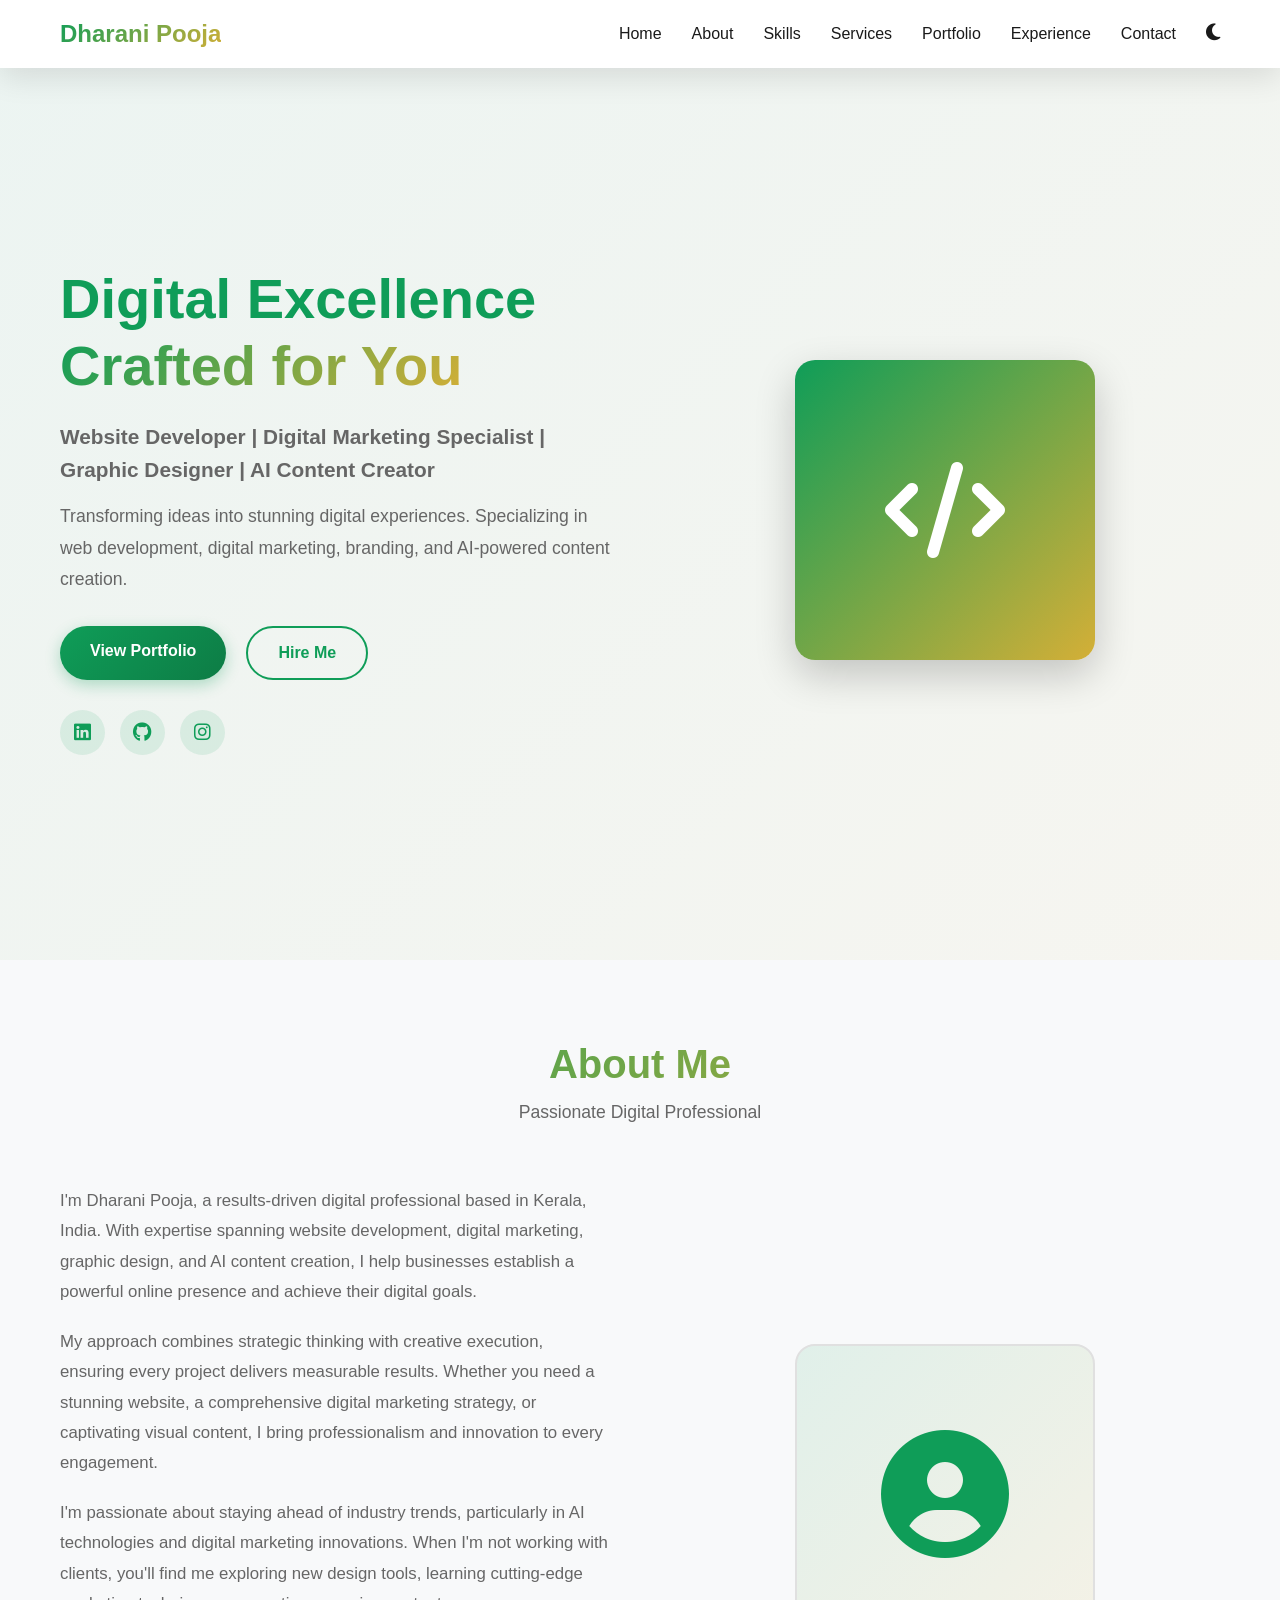
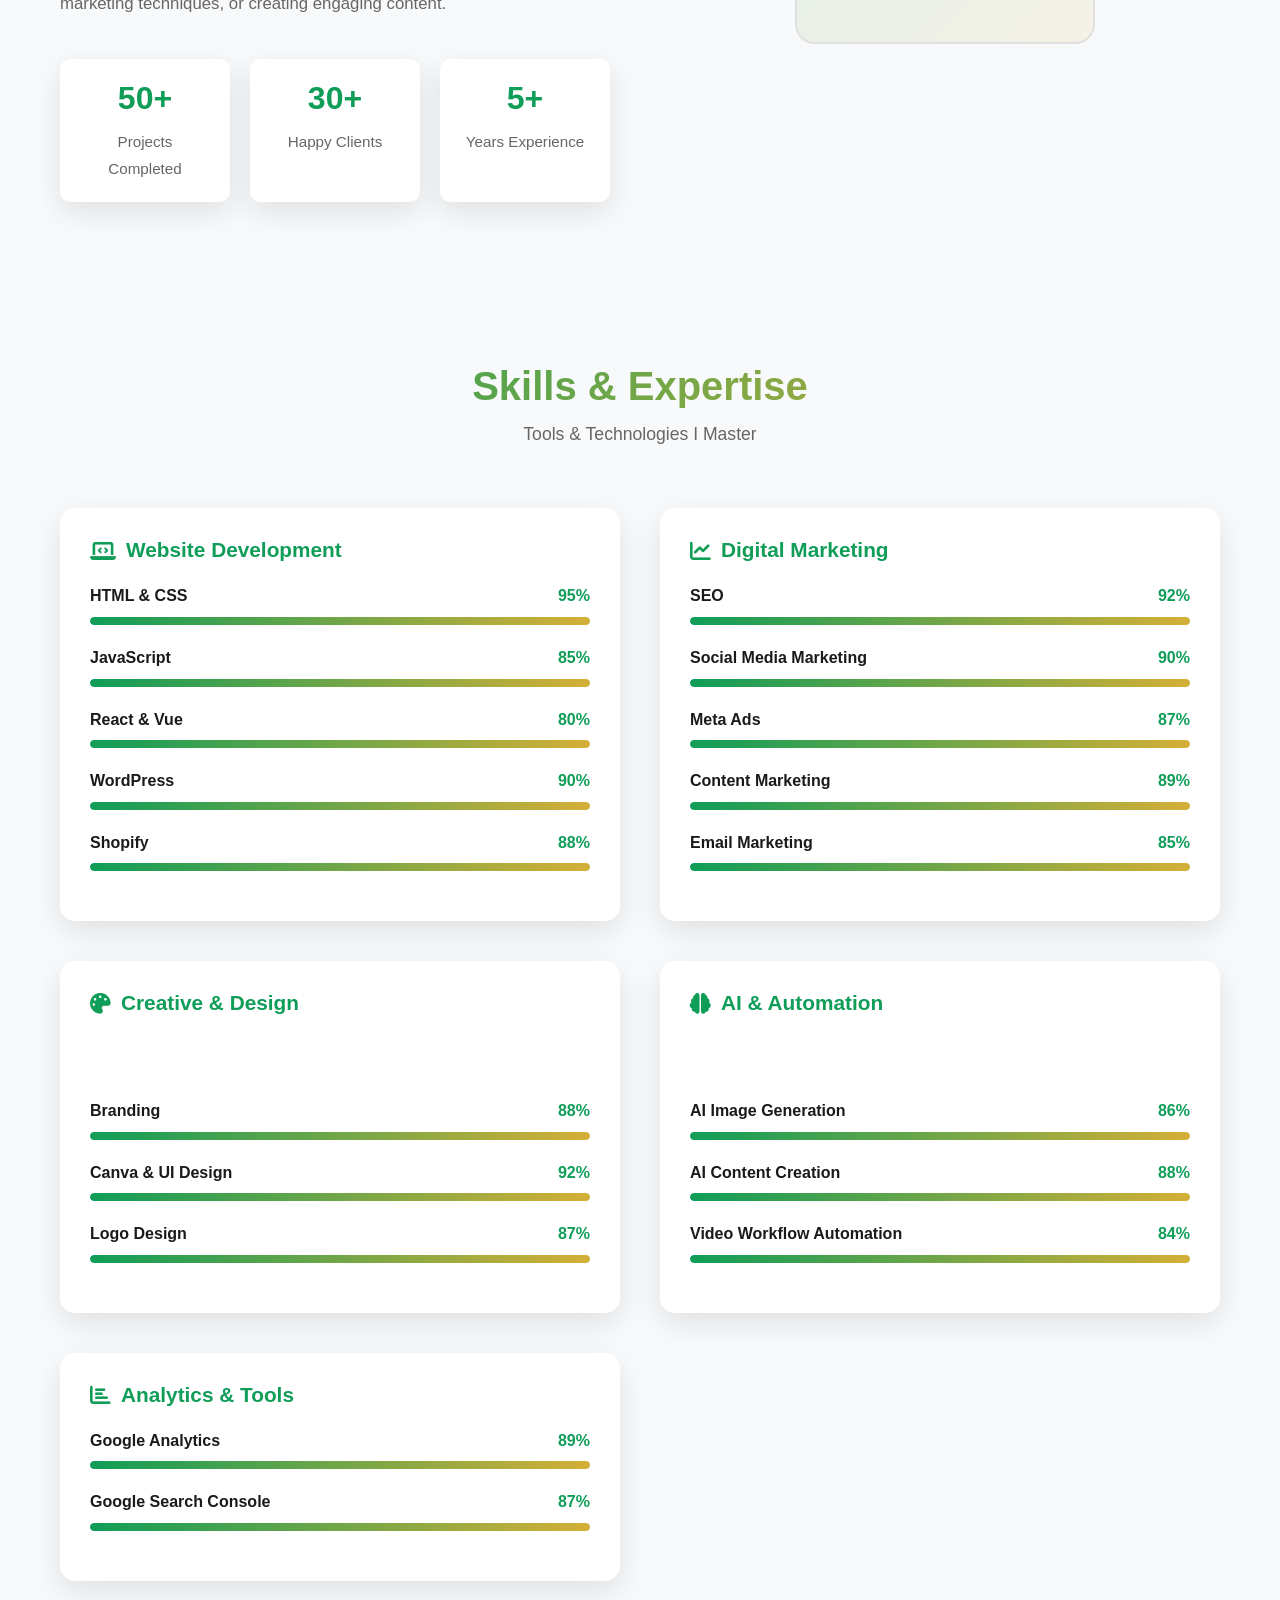
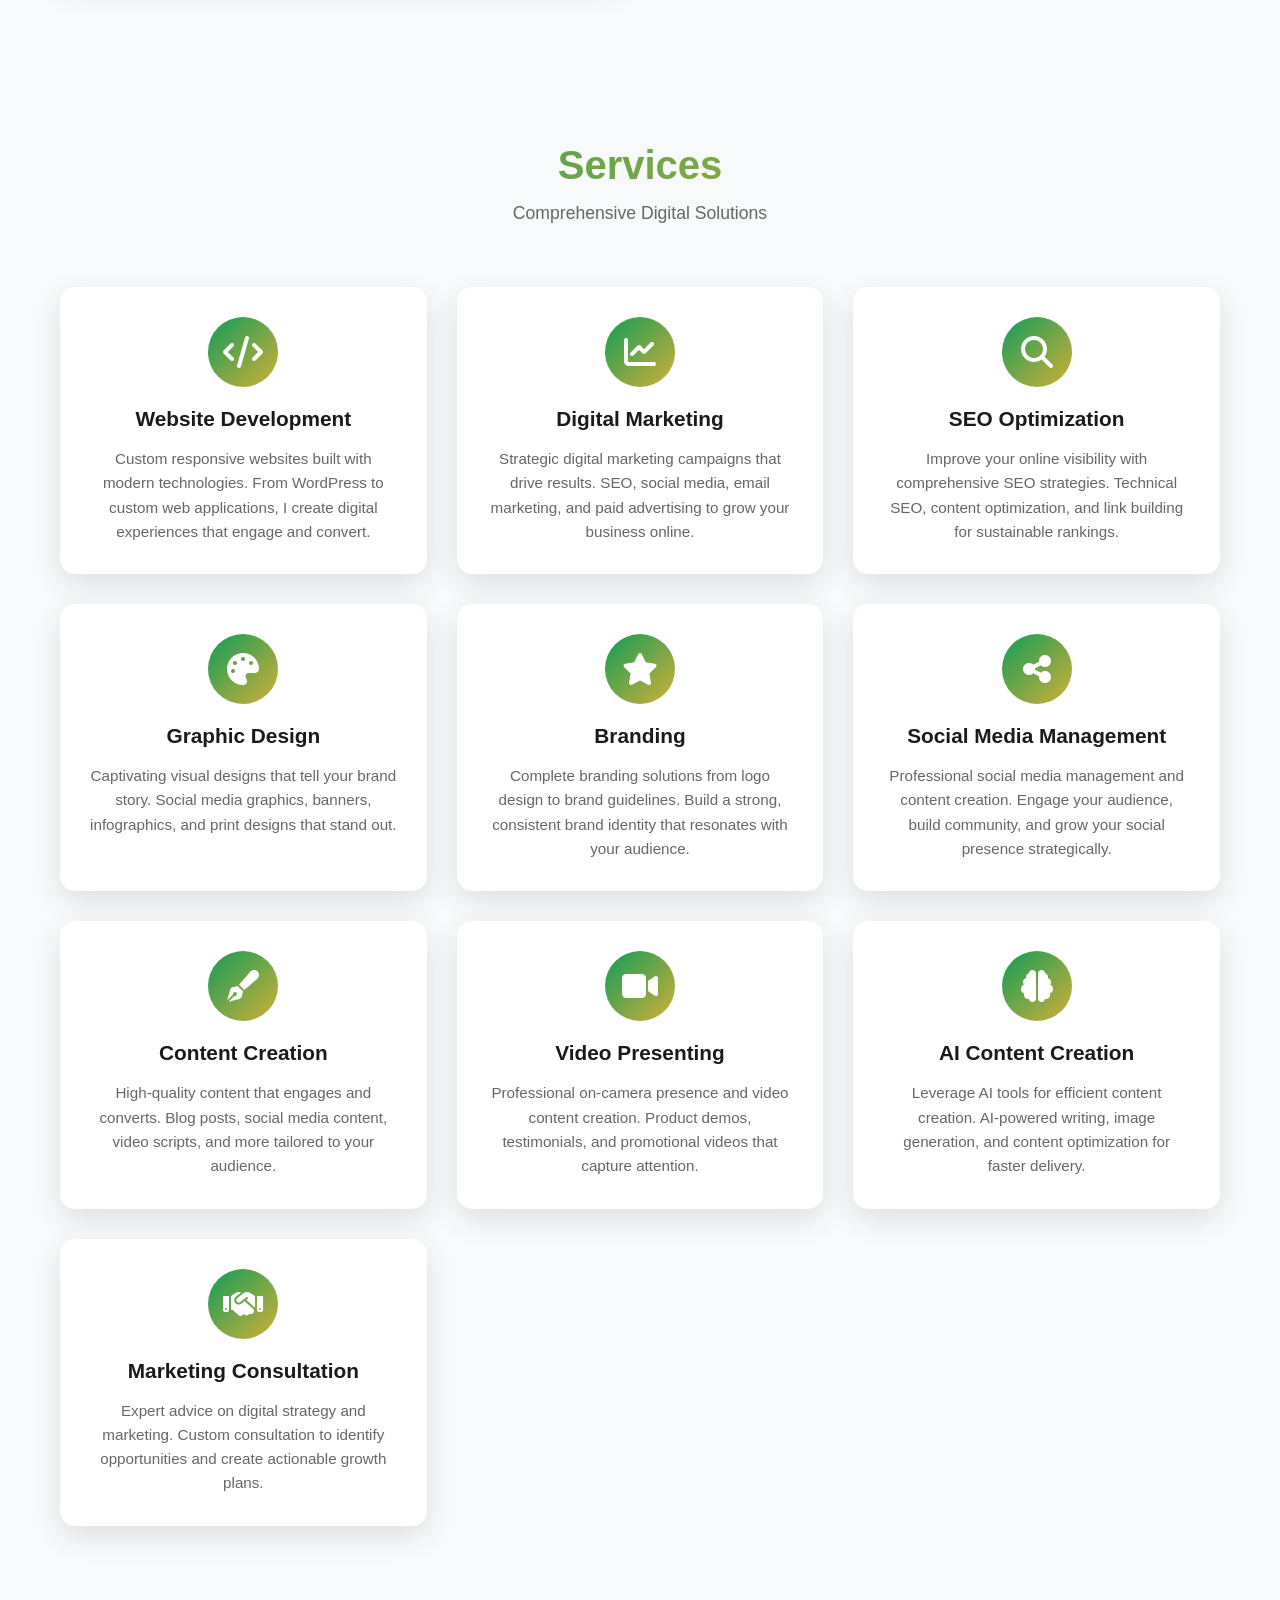
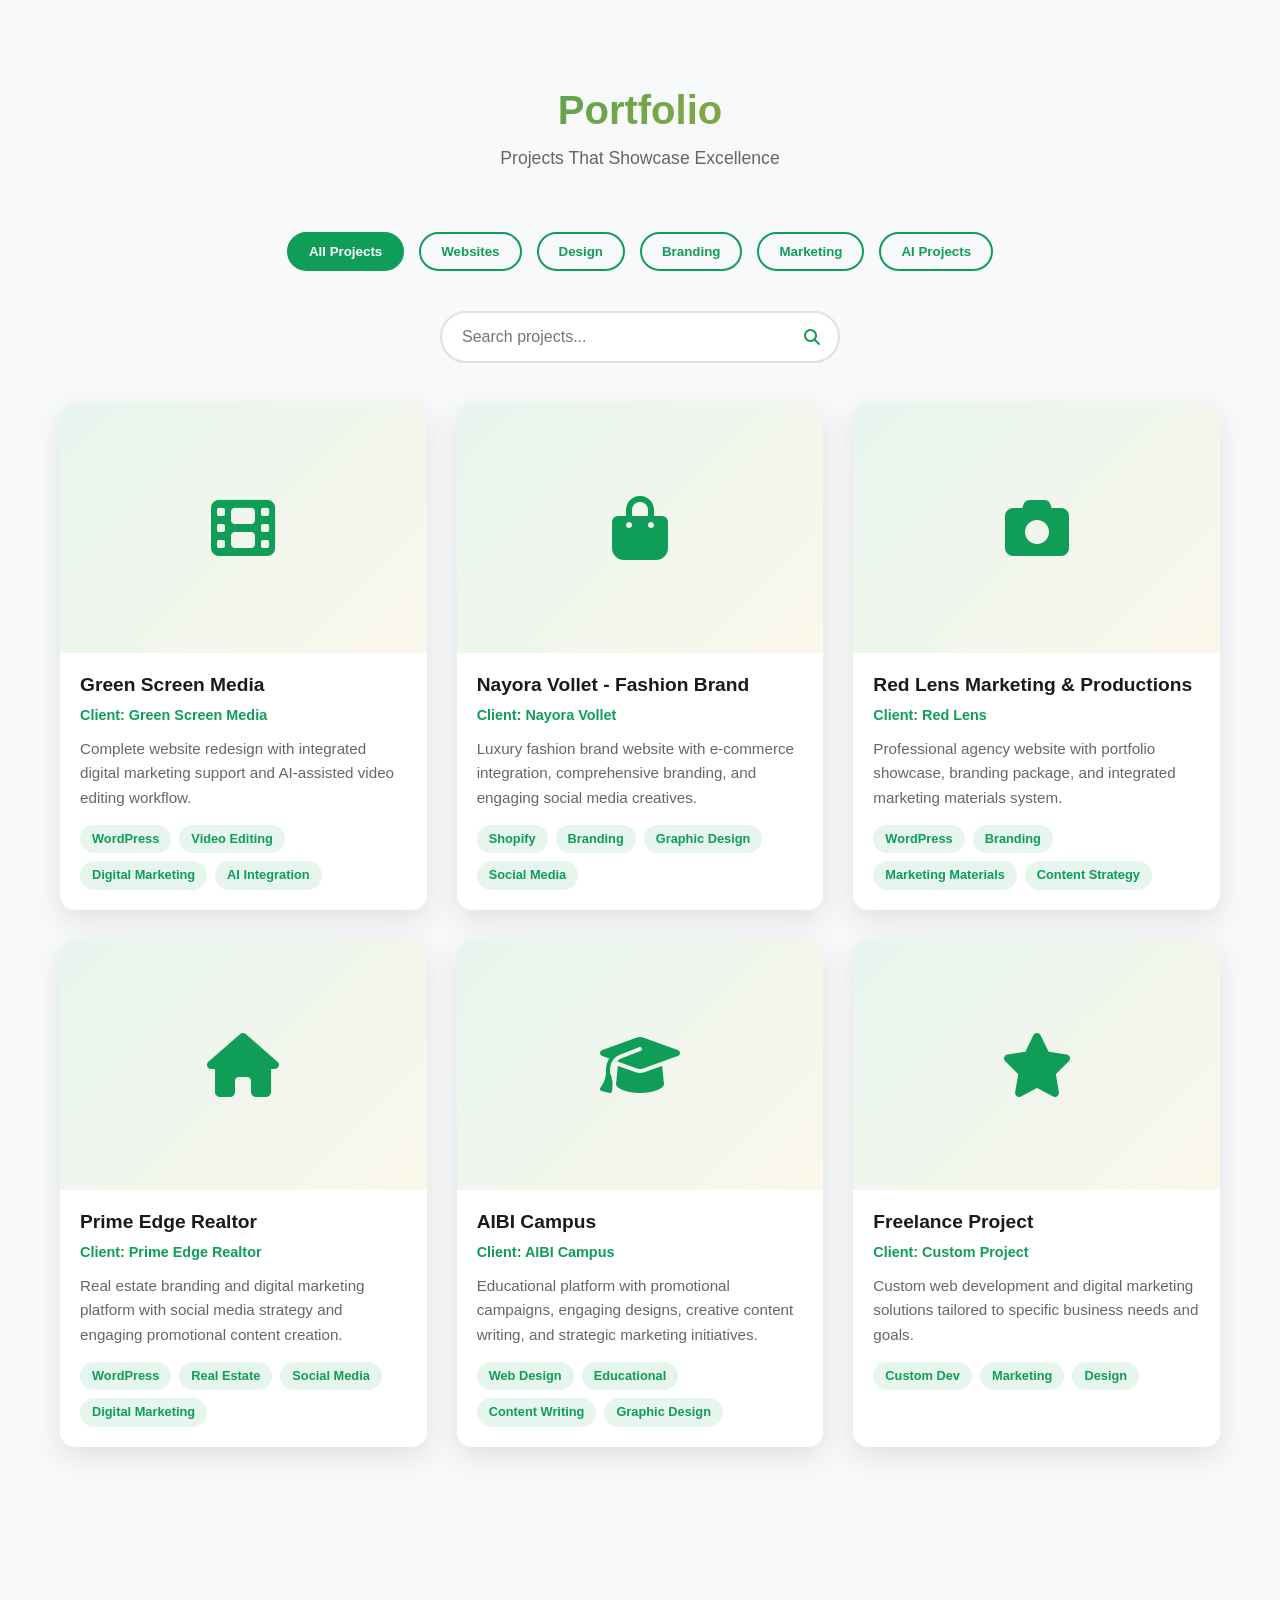
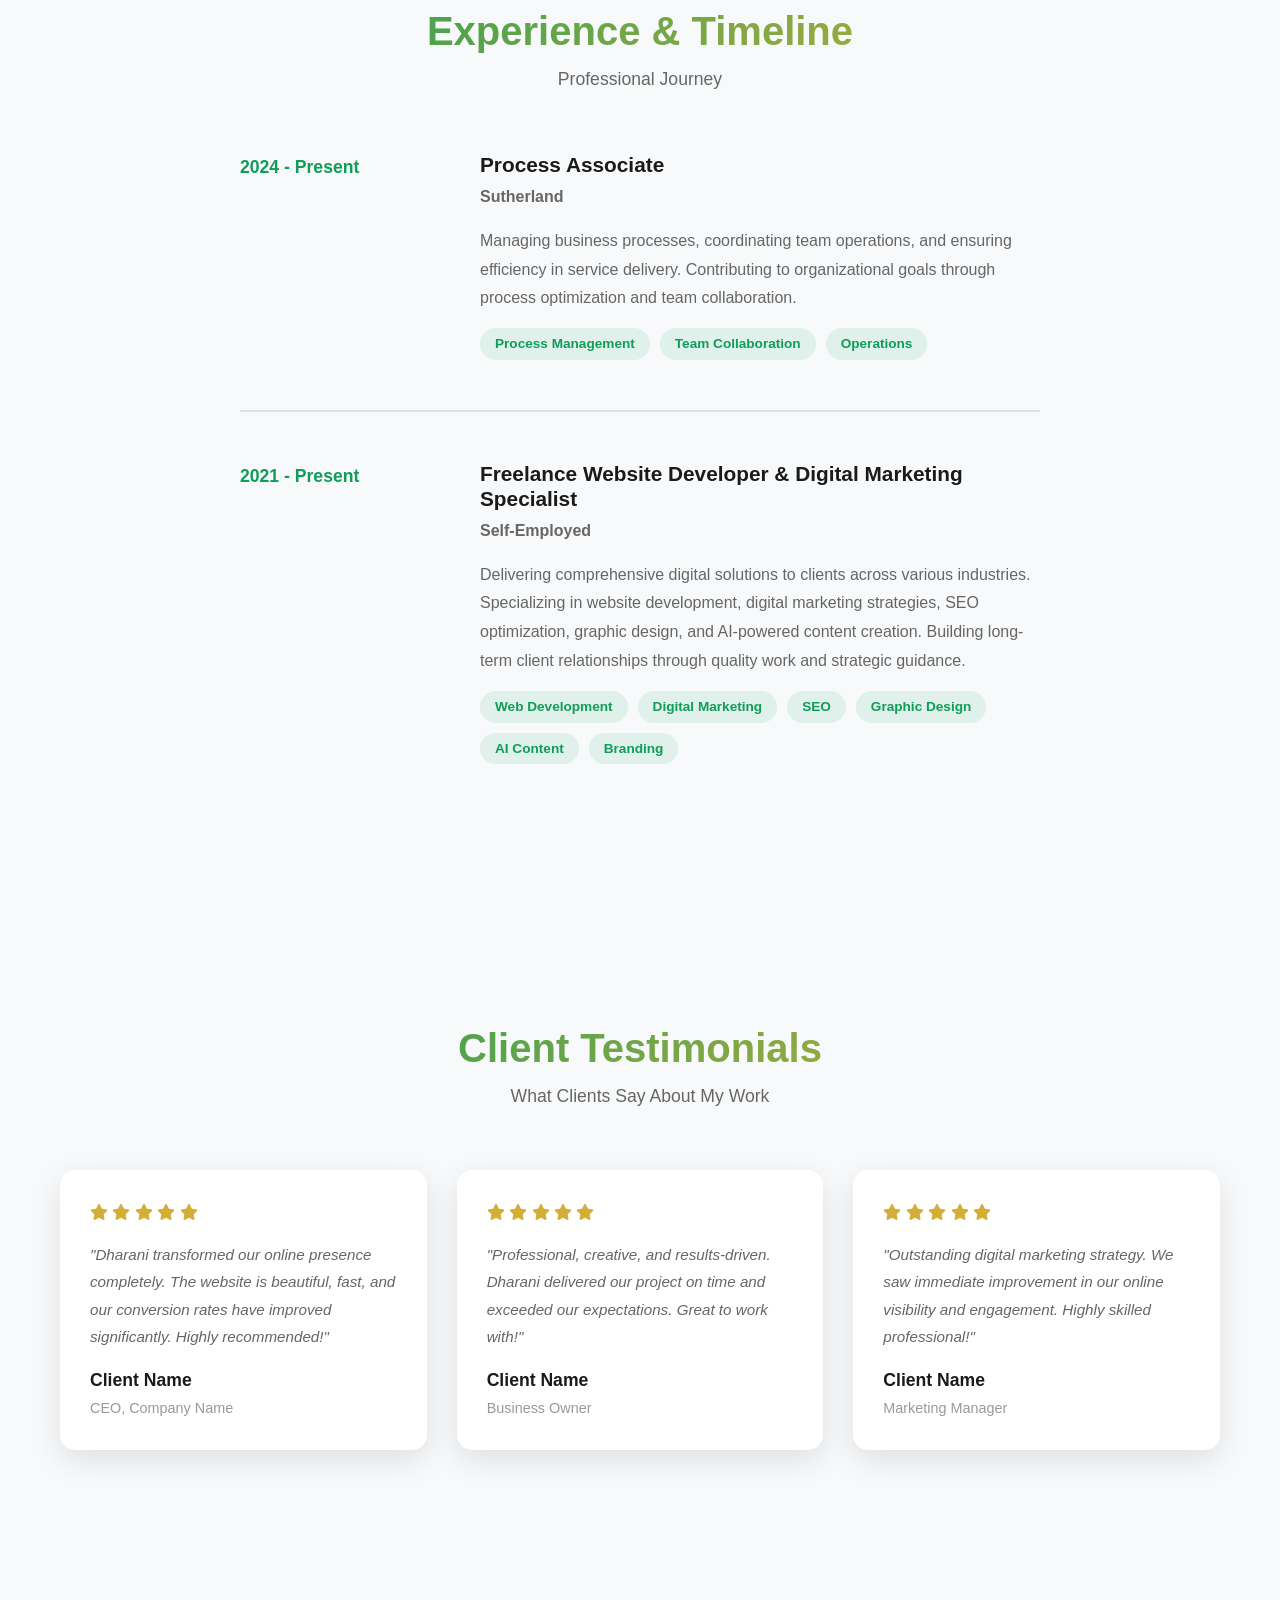
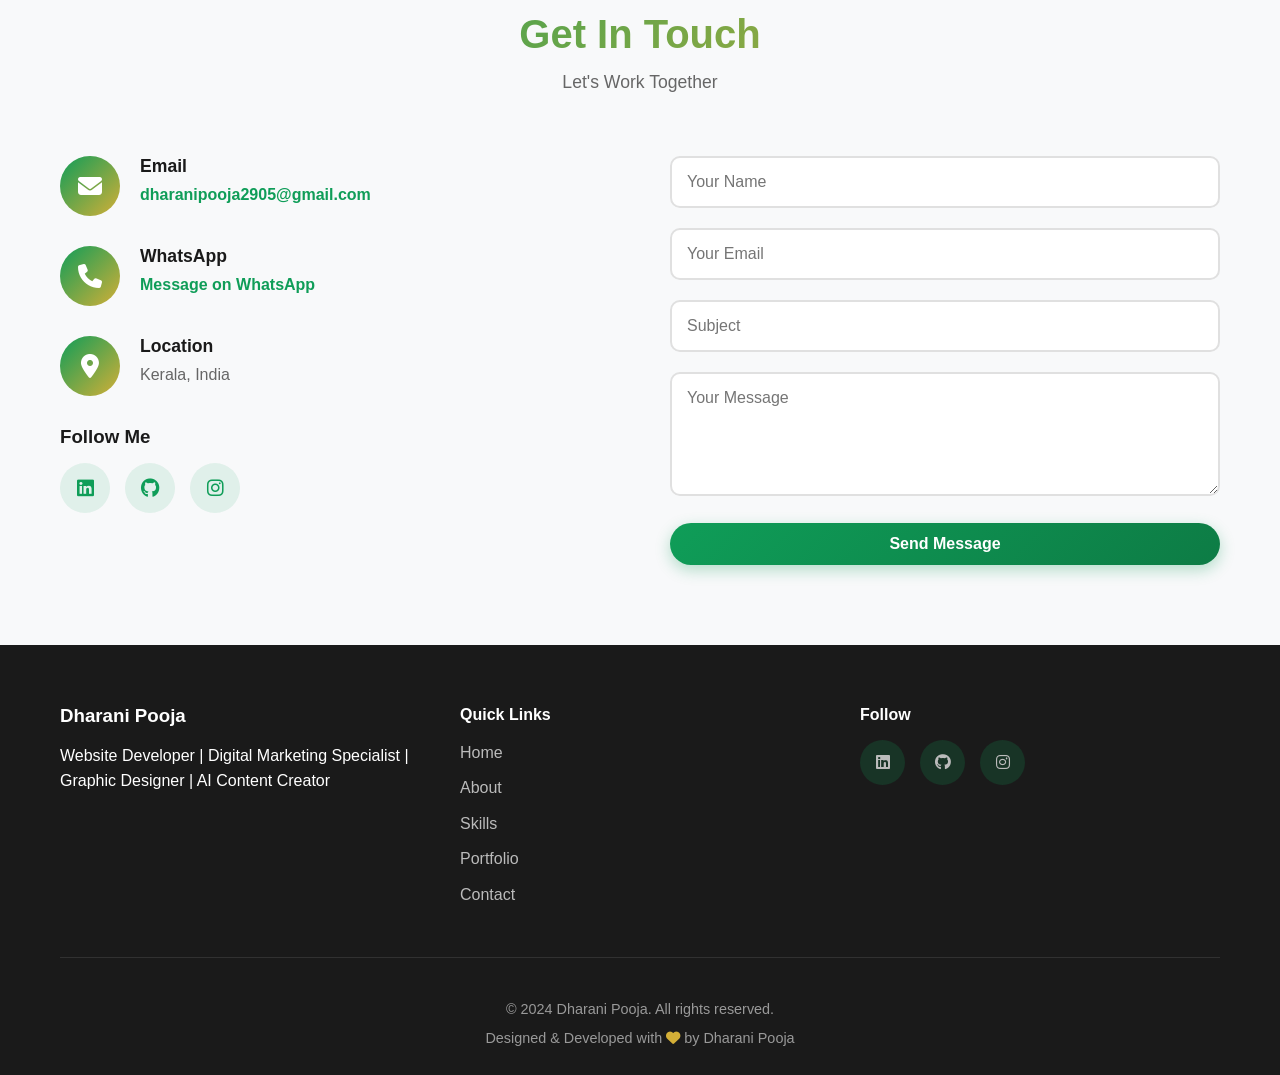
<file: index.html>
<!DOCTYPE html>
<html lang="en">
<head>
    <meta charset="UTF-8">
    <meta name="viewport" content="width=device-width, initial-scale=1.0">
    <meta name="description" content="Dharani Pooja - Website Developer, Digital Marketing Specialist, Graphic Designer & AI Content Creator. Kerala-based professional offering website development, digital marketing, SEO, branding, and content creation services.">
    <meta name="keywords" content="Website Developer, Digital Marketing, SEO, Graphic Design, Branding, Content Creator, AI Content Creation, Video Presenter, Kerala">
    <meta name="author" content="Dharani Pooja">
    <meta property="og:title" content="Dharani Pooja - Portfolio">
    <meta property="og:description" content="Website Developer | Digital Marketing Specialist | Graphic Designer | Content Creator">
    <meta property="og:type" content="website">
    <meta name="theme-color" content="#0F9D58">
    <title>Dharani Pooja - Portfolio | Website Developer & Digital Marketing Specialist</title>
    <link rel="canonical" href="https://dharanipooja2905-dev.github.io/portfolio-">
    <link rel="stylesheet" href="css/styles.css">
    <link rel="stylesheet" href="https://cdnjs.cloudflare.com/ajax/libs/font-awesome/6.4.0/css/all.min.css">
</head>
<body>
    <!-- Navigation -->
    <nav class="navbar">
        <div class="container">
            <div class="nav-wrapper">
                <div class="logo">
                    <span class="logo-text">Dharani Pooja</span>
                </div>
                <button class="menu-toggle" id="menuToggle">
                    <span></span>
                    <span></span>
                    <span></span>
                </button>
                <ul class="nav-menu" id="navMenu">
                    <li><a href="#home" class="nav-link">Home</a></li>
                    <li><a href="#about" class="nav-link">About</a></li>
                    <li><a href="#skills" class="nav-link">Skills</a></li>
                    <li><a href="#services" class="nav-link">Services</a></li>
                    <li><a href="#portfolio" class="nav-link">Portfolio</a></li>
                    <li><a href="#experience" class="nav-link">Experience</a></li>
                    <li><a href="#contact" class="nav-link">Contact</a></li>
                    <li>
                        <button class="theme-toggle" id="themeToggle" title="Toggle Dark/Light Mode">
                            <i class="fas fa-moon"></i>
                        </button>
                    </li>
                </ul>
            </div>
        </div>
    </nav>

    <!-- Scroll Progress Bar -->
    <div class="scroll-progress" id="scrollProgress"></div>

    <!-- Hero Section -->
    <section id="home" class="hero">
        <div class="container">
            <div class="hero-content">
                <h1 class="hero-title">
                    <span class="typing-animation">Digital Excellence</span>
                    <span class="highlight">Crafted for You</span>
                </h1>
                <p class="hero-subtitle">Website Developer | Digital Marketing Specialist | Graphic Designer | AI Content Creator</p>
                <p class="hero-description">Transforming ideas into stunning digital experiences. Specializing in web development, digital marketing, branding, and AI-powered content creation.</p>
                <div class="hero-buttons">
                    <a href="#portfolio" class="btn btn-primary">View Portfolio</a>
                    <a href="#contact" class="btn btn-secondary">Hire Me</a>
                </div>
                <div class="hero-socials">
                    <a href="https://linkedin.com" target="_blank" rel="noopener noreferrer" aria-label="LinkedIn"><i class="fab fa-linkedin"></i></a>
                    <a href="https://github.com" target="_blank" rel="noopener noreferrer" aria-label="GitHub"><i class="fab fa-github"></i></a>
                    <a href="https://instagram.com" target="_blank" rel="noopener noreferrer" aria-label="Instagram"><i class="fab fa-instagram"></i></a>
                </div>
            </div>
            <div class="hero-image">
                <div class="floating-card">
                    <i class="fas fa-code"></i>
                </div>
            </div>
        </div>
    </section>

    <!-- About Section -->
    <section id="about" class="about">
        <div class="container">
            <div class="section-header">
                <h2>About Me</h2>
                <p>Passionate Digital Professional</p>
            </div>
            <div class="about-content">
                <div class="about-text">
                    <p>I'm Dharani Pooja, a results-driven digital professional based in Kerala, India. With expertise spanning website development, digital marketing, graphic design, and AI content creation, I help businesses establish a powerful online presence and achieve their digital goals.</p>
                    <p>My approach combines strategic thinking with creative execution, ensuring every project delivers measurable results. Whether you need a stunning website, a comprehensive digital marketing strategy, or captivating visual content, I bring professionalism and innovation to every engagement.</p>
                    <p>I'm passionate about staying ahead of industry trends, particularly in AI technologies and digital marketing innovations. When I'm not working with clients, you'll find me exploring new design tools, learning cutting-edge marketing techniques, or creating engaging content.</p>
                    <div class="about-stats">
                        <div class="stat">
                            <h3>50+</h3>
                            <p>Projects Completed</p>
                        </div>
                        <div class="stat">
                            <h3>30+</h3>
                            <p>Happy Clients</p>
                        </div>
                        <div class="stat">
                            <h3>5+</h3>
                            <p>Years Experience</p>
                        </div>
                    </div>
                </div>
                <div class="about-image">
                    <div class="image-placeholder">
                        <i class="fas fa-user-circle"></i>
                    </div>
                </div>
            </div>
        </div>
    </section>

    <!-- Skills Section -->
    <section id="skills" class="skills">
        <div class="container">
            <div class="section-header">
                <h2>Skills & Expertise</h2>
                <p>Tools & Technologies I Master</p>
            </div>
            <div class="skills-grid">
                <!-- Website Development -->
                <div class="skill-category">
                    <h3><i class="fas fa-laptop-code"></i> Website Development</h3>
                    <div class="skill-item">
                        <div class="skill-header">
                            <span>HTML & CSS</span>
                            <span class="percentage">95%</span>
                        </div>
                        <div class="skill-bar">
                            <div class="skill-progress" style="width: 95%"></div>
                        </div>
                    </div>
                    <div class="skill-item">
                        <div class="skill-header">
                            <span>JavaScript</span>
                            <span class="percentage">85%</span>
                        </div>
                        <div class="skill-bar">
                            <div class="skill-progress" style="width: 85%"></div>
                        </div>
                    </div>
                    <div class="skill-item">
                        <div class="skill-header">
                            <span>React & Vue</span>
                            <span class="percentage">80%</span>
                        </div>
                        <div class="skill-bar">
                            <div class="skill-progress" style="width: 80%"></div>
                        </div>
                    </div>
                    <div class="skill-item">
                        <div class="skill-header">
                            <span>WordPress</span>
                            <span class="percentage">90%</span>
                        </div>
                        <div class="skill-bar">
                            <div class="skill-progress" style="width: 90%"></div>
                        </div>
                    </div>
                    <div class="skill-item">
                        <div class="skill-header">
                            <span>Shopify</span>
                            <span class="percentage">88%</span>
                        </div>
                        <div class="skill-bar">
                            <div class="skill-progress" style="width: 88%"></div>
                        </div>
                    </div>
                </div>

                <!-- Digital Marketing -->
                <div class="skill-category">
                    <h3><i class="fas fa-chart-line"></i> Digital Marketing</h3>
                    <div class="skill-item">
                        <div class="skill-header">
                            <span>SEO</span>
                            <span class="percentage">92%</span>
                        </div>
                        <div class="skill-bar">
                            <div class="skill-progress" style="width: 92%"></div>
                        </div>
                    </div>
                    <div class="skill-item">
                        <div class="skill-header">
                            <span>Social Media Marketing</span>
                            <span class="percentage">90%</span>
                        </div>
                        <div class="skill-bar">
                            <div class="skill-progress" style="width: 90%"></div>
                        </div>
                    </div>
                    <div class="skill-item">
                        <div class="skill-header">
                            <span>Meta Ads</span>
                            <span class="percentage">87%</span>
                        </div>
                        <div class="skill-bar">
                            <div class="skill-progress" style="width: 87%"></div>
                        </div>
                    </div>
                    <div class="skill-item">
                        <div class="skill-header">
                            <span>Content Marketing</span>
                            <span class="percentage">89%</span>
                        </div>
                        <div class="skill-bar">
                            <div class="skill-progress" style="width: 89%"></div>
                        </div>
                    </div>
                    <div class="skill-item">
                        <div class="skill-header">
                            <span>Email Marketing</span>
                            <span class="percentage">85%</span>
                        </div>
                        <div class="skill-bar">
                            <div class="skill-progress" style="width: 85%"></div>
                        </div>
                    </div>
                </div>

                <!-- Creative Skills -->
                <div class="skill-category">
                    <h3><i class="fas fa-palette"></i> Creative & Design</h3>
                    <div class="skill-item">
                        <div class="skill-header">
                            <span>Graphic Design</span>
                            <span class="percentage">90%</span>
                        </div>
                        <div class="skill-bar">
                            <div class="skill-progress" style="width: 90%"></div>
                        </div>
                    </div>
                    <div class="skill-item">
                        <div class="skill-header">
                            <span>Branding</span>
                            <span class="percentage">88%</span>
                        </div>
                        <div class="skill-bar">
                            <div class="skill-progress" style="width: 88%"></div>
                        </div>
                    </div>
                    <div class="skill-item">
                        <div class="skill-header">
                            <span>Canva & UI Design</span>
                            <span class="percentage">92%</span>
                        </div>
                        <div class="skill-bar">
                            <div class="skill-progress" style="width: 92%"></div>
                        </div>
                    </div>
                    <div class="skill-item">
                        <div class="skill-header">
                            <span>Logo Design</span>
                            <span class="percentage">87%</span>
                        </div>
                        <div class="skill-bar">
                            <div class="skill-progress" style="width: 87%"></div>
                        </div>
                    </div>
                </div>

                <!-- AI Skills -->
                <div class="skill-category">
                    <h3><i class="fas fa-brain"></i> AI & Automation</h3>
                    <div class="skill-item">
                        <div class="skill-header">
                            <span>ChatGPT & Prompting</span>
                            <span class="percentage">91%</span>
                        </div>
                        <div class="skill-bar">
                            <div class="skill-progress" style="width: 91%"></div>
                        </div>
                    </div>
                    <div class="skill-item">
                        <div class="skill-header">
                            <span>AI Image Generation</span>
                            <span class="percentage">86%</span>
                        </div>
                        <div class="skill-bar">
                            <div class="skill-progress" style="width: 86%"></div>
                        </div>
                    </div>
                    <div class="skill-item">
                        <div class="skill-header">
                            <span>AI Content Creation</span>
                            <span class="percentage">88%</span>
                        </div>
                        <div class="skill-bar">
                            <div class="skill-progress" style="width: 88%"></div>
                        </div>
                    </div>
                    <div class="skill-item">
                        <div class="skill-header">
                            <span>Video Workflow Automation</span>
                            <span class="percentage">84%</span>
                        </div>
                        <div class="skill-bar">
                            <div class="skill-progress" style="width: 84%"></div>
                        </div>
                    </div>
                </div>

                <!-- Analytics -->
                <div class="skill-category">
                    <h3><i class="fas fa-chart-bar"></i> Analytics & Tools</h3>
                    <div class="skill-item">
                        <div class="skill-header">
                            <span>Google Analytics</span>
                            <span class="percentage">89%</span>
                        </div>
                        <div class="skill-bar">
                            <div class="skill-progress" style="width: 89%"></div>
                        </div>
                    </div>
                    <div class="skill-item">
                        <div class="skill-header">
                            <span>Google Search Console</span>
                            <span class="percentage">87%</span>
                        </div>
                        <div class="skill-bar">
                            <div class="skill-progress" style="width: 87%"></div>
                        </div>
                    </div>
                </div>
            </div>
        </div>
    </section>

    <!-- Services Section -->
    <section id="services" class="services">
        <div class="container">
            <div class="section-header">
                <h2>Services</h2>
                <p>Comprehensive Digital Solutions</p>
            </div>
            <div class="services-grid">
                <div class="service-card">
                    <div class="service-icon">
                        <i class="fas fa-code"></i>
                    </div>
                    <h3>Website Development</h3>
                    <p>Custom responsive websites built with modern technologies. From WordPress to custom web applications, I create digital experiences that engage and convert.</p>
                </div>
                <div class="service-card">
                    <div class="service-icon">
                        <i class="fas fa-chart-line"></i>
                    </div>
                    <h3>Digital Marketing</h3>
                    <p>Strategic digital marketing campaigns that drive results. SEO, social media, email marketing, and paid advertising to grow your business online.</p>
                </div>
                <div class="service-card">
                    <div class="service-icon">
                        <i class="fas fa-search"></i>
                    </div>
                    <h3>SEO Optimization</h3>
                    <p>Improve your online visibility with comprehensive SEO strategies. Technical SEO, content optimization, and link building for sustainable rankings.</p>
                </div>
                <div class="service-card">
                    <div class="service-icon">
                        <i class="fas fa-palette"></i>
                    </div>
                    <h3>Graphic Design</h3>
                    <p>Captivating visual designs that tell your brand story. Social media graphics, banners, infographics, and print designs that stand out.</p>
                </div>
                <div class="service-card">
                    <div class="service-icon">
                        <i class="fas fa-star"></i>
                    </div>
                    <h3>Branding</h3>
                    <p>Complete branding solutions from logo design to brand guidelines. Build a strong, consistent brand identity that resonates with your audience.</p>
                </div>
                <div class="service-card">
                    <div class="service-icon">
                        <i class="fas fa-share-alt"></i>
                    </div>
                    <h3>Social Media Management</h3>
                    <p>Professional social media management and content creation. Engage your audience, build community, and grow your social presence strategically.</p>
                </div>
                <div class="service-card">
                    <div class="service-icon">
                        <i class="fas fa-pen-fancy"></i>
                    </div>
                    <h3>Content Creation</h3>
                    <p>High-quality content that engages and converts. Blog posts, social media content, video scripts, and more tailored to your audience.</p>
                </div>
                <div class="service-card">
                    <div class="service-icon">
                        <i class="fas fa-video"></i>
                    </div>
                    <h3>Video Presenting</h3>
                    <p>Professional on-camera presence and video content creation. Product demos, testimonials, and promotional videos that capture attention.</p>
                </div>
                <div class="service-card">
                    <div class="service-icon">
                        <i class="fas fa-brain"></i>
                    </div>
                    <h3>AI Content Creation</h3>
                    <p>Leverage AI tools for efficient content creation. AI-powered writing, image generation, and content optimization for faster delivery.</p>
                </div>
                <div class="service-card">
                    <div class="service-icon">
                        <i class="fas fa-handshake"></i>
                    </div>
                    <h3>Marketing Consultation</h3>
                    <p>Expert advice on digital strategy and marketing. Custom consultation to identify opportunities and create actionable growth plans.</p>
                </div>
            </div>
        </div>
    </section>

    <!-- Portfolio Section -->
    <section id="portfolio" class="portfolio">
        <div class="container">
            <div class="section-header">
                <h2>Portfolio</h2>
                <p>Projects That Showcase Excellence</p>
            </div>
            <div class="portfolio-filters">
                <button class="filter-btn active" data-filter="all">All Projects</button>
                <button class="filter-btn" data-filter="websites">Websites</button>
                <button class="filter-btn" data-filter="design">Design</button>
                <button class="filter-btn" data-filter="branding">Branding</button>
                <button class="filter-btn" data-filter="marketing">Marketing</button>
                <button class="filter-btn" data-filter="ai">AI Projects</button>
            </div>
            <div class="portfolio-search">
                <input type="text" id="portfolioSearch" placeholder="Search projects..." class="search-input">
                <i class="fas fa-search"></i>
            </div>
            <div class="portfolio-grid" id="portfolioGrid">
                <!-- Green Screen Media -->
                <div class="portfolio-item" data-category="websites" data-search="green screen media">
                    <div class="portfolio-image">
                        <div class="image-placeholder-large">
                            <i class="fas fa-film"></i>
                        </div>
                        <div class="portfolio-overlay">
                            <div class="overlay-content">
                                <a href="#" class="portfolio-btn" target="_blank"><i class="fas fa-external-link-alt"></i> View Site</a>
                                <a href="#" class="portfolio-btn" target="_blank"><i class="fab fa-github"></i> GitHub</a>
                            </div>
                        </div>
                    </div>
                    <div class="portfolio-info">
                        <h3>Green Screen Media</h3>
                        <p class="client-name">Client: Green Screen Media</p>
                        <p class="project-description">Complete website redesign with integrated digital marketing support and AI-assisted video editing workflow.</p>
                        <div class="technologies">
                            <span class="tech-tag">WordPress</span>
                            <span class="tech-tag">Video Editing</span>
                            <span class="tech-tag">Digital Marketing</span>
                            <span class="tech-tag">AI Integration</span>
                        </div>
                    </div>
                </div>

                <!-- Nayora Vollet -->
                <div class="portfolio-item" data-category="branding" data-search="nayora vollet fashion">
                    <div class="portfolio-image">
                        <div class="image-placeholder-large">
                            <i class="fas fa-shopping-bag"></i>
                        </div>
                        <div class="portfolio-overlay">
                            <div class="overlay-content">
                                <a href="#" class="portfolio-btn" target="_blank"><i class="fas fa-external-link-alt"></i> View Site</a>
                                <a href="#" class="portfolio-btn" target="_blank"><i class="fab fa-github"></i> GitHub</a>
                            </div>
                        </div>
                    </div>
                    <div class="portfolio-info">
                        <h3>Nayora Vollet - Fashion Brand</h3>
                        <p class="client-name">Client: Nayora Vollet</p>
                        <p class="project-description">Luxury fashion brand website with e-commerce integration, comprehensive branding, and engaging social media creatives.</p>
                        <div class="technologies">
                            <span class="tech-tag">Shopify</span>
                            <span class="tech-tag">Branding</span>
                            <span class="tech-tag">Graphic Design</span>
                            <span class="tech-tag">Social Media</span>
                        </div>
                    </div>
                </div>

                <!-- Red Lens Marketing & Productions -->
                <div class="portfolio-item" data-category="marketing" data-search="red lens marketing productions">
                    <div class="portfolio-image">
                        <div class="image-placeholder-large">
                            <i class="fas fa-camera"></i>
                        </div>
                        <div class="portfolio-overlay">
                            <div class="overlay-content">
                                <a href="#" class="portfolio-btn" target="_blank"><i class="fas fa-external-link-alt"></i> View Site</a>
                                <a href="#" class="portfolio-btn" target="_blank"><i class="fab fa-github"></i> GitHub</a>
                            </div>
                        </div>
                    </div>
                    <div class="portfolio-info">
                        <h3>Red Lens Marketing & Productions</h3>
                        <p class="client-name">Client: Red Lens</p>
                        <p class="project-description">Professional agency website with portfolio showcase, branding package, and integrated marketing materials system.</p>
                        <div class="technologies">
                            <span class="tech-tag">WordPress</span>
                            <span class="tech-tag">Branding</span>
                            <span class="tech-tag">Marketing Materials</span>
                            <span class="tech-tag">Content Strategy</span>
                        </div>
                    </div>
                </div>

                <!-- Prime Edge Realtor -->
                <div class="portfolio-item" data-category="websites" data-search="prime edge realtor estate">
                    <div class="portfolio-image">
                        <div class="image-placeholder-large">
                            <i class="fas fa-home"></i>
                        </div>
                        <div class="portfolio-overlay">
                            <div class="overlay-content">
                                <a href="#" class="portfolio-btn" target="_blank"><i class="fas fa-external-link-alt"></i> View Site</a>
                                <a href="#" class="portfolio-btn" target="_blank"><i class="fab fa-github"></i> GitHub</a>
                            </div>
                        </div>
                    </div>
                    <div class="portfolio-info">
                        <h3>Prime Edge Realtor</h3>
                        <p class="client-name">Client: Prime Edge Realtor</p>
                        <p class="project-description">Real estate branding and digital marketing platform with social media strategy and engaging promotional content creation.</p>
                        <div class="technologies">
                            <span class="tech-tag">WordPress</span>
                            <span class="tech-tag">Real Estate</span>
                            <span class="tech-tag">Social Media</span>
                            <span class="tech-tag">Digital Marketing</span>
                        </div>
                    </div>
                </div>

                <!-- AIBI Campus -->
                <div class="portfolio-item" data-category="design" data-search="aibi campus educational">
                    <div class="portfolio-image">
                        <div class="image-placeholder-large">
                            <i class="fas fa-graduation-cap"></i>
                        </div>
                        <div class="portfolio-overlay">
                            <div class="overlay-content">
                                <a href="#" class="portfolio-btn" target="_blank"><i class="fas fa-external-link-alt"></i> View Site</a>
                                <a href="#" class="portfolio-btn" target="_blank"><i class="fab fa-github"></i> GitHub</a>
                            </div>
                        </div>
                    </div>
                    <div class="portfolio-info">
                        <h3>AIBI Campus</h3>
                        <p class="client-name">Client: AIBI Campus</p>
                        <p class="project-description">Educational platform with promotional campaigns, engaging designs, creative content writing, and strategic marketing initiatives.</p>
                        <div class="technologies">
                            <span class="tech-tag">Web Design</span>
                            <span class="tech-tag">Educational</span>
                            <span class="tech-tag">Content Writing</span>
                            <span class="tech-tag">Graphic Design</span>
                        </div>
                    </div>
                </div>

                <!-- Placeholder for More Projects -->
                <div class="portfolio-item" data-category="all" data-search="freelance project custom">
                    <div class="portfolio-image">
                        <div class="image-placeholder-large">
                            <i class="fas fa-star"></i>
                        </div>
                        <div class="portfolio-overlay">
                            <div class="overlay-content">
                                <p>More projects coming soon...</p>
                            </div>
                        </div>
                    </div>
                    <div class="portfolio-info">
                        <h3>Freelance Project</h3>
                        <p class="client-name">Client: Custom Project</p>
                        <p class="project-description">Custom web development and digital marketing solutions tailored to specific business needs and goals.</p>
                        <div class="technologies">
                            <span class="tech-tag">Custom Dev</span>
                            <span class="tech-tag">Marketing</span>
                            <span class="tech-tag">Design</span>
                        </div>
                    </div>
                </div>
            </div>
        </div>
    </section>

    <!-- Experience Section -->
    <section id="experience" class="experience">
        <div class="container">
            <div class="section-header">
                <h2>Experience & Timeline</h2>
                <p>Professional Journey</p>
            </div>
            <div class="timeline">
                <div class="timeline-item">
                    <div class="timeline-date">2024 - Present</div>
                    <div class="timeline-content">
                        <h3>Process Associate</h3>
                        <p class="company">Sutherland</p>
                        <p>Managing business processes, coordinating team operations, and ensuring efficiency in service delivery. Contributing to organizational goals through process optimization and team collaboration.</p>
                        <div class="timeline-skills">
                            <span>Process Management</span>
                            <span>Team Collaboration</span>
                            <span>Operations</span>
                        </div>
                    </div>
                </div>
                <div class="timeline-item">
                    <div class="timeline-date">2021 - Present</div>
                    <div class="timeline-content">
                        <h3>Freelance Website Developer & Digital Marketing Specialist</h3>
                        <p class="company">Self-Employed</p>
                        <p>Delivering comprehensive digital solutions to clients across various industries. Specializing in website development, digital marketing strategies, SEO optimization, graphic design, and AI-powered content creation. Building long-term client relationships through quality work and strategic guidance.</p>
                        <div class="timeline-skills">
                            <span>Web Development</span>
                            <span>Digital Marketing</span>
                            <span>SEO</span>
                            <span>Graphic Design</span>
                            <span>AI Content</span>
                            <span>Branding</span>
                        </div>
                    </div>
                </div>
            </div>
        </div>
    </section>

    <!-- Testimonials Section -->
    <section class="testimonials">
        <div class="container">
            <div class="section-header">
                <h2>Client Testimonials</h2>
                <p>What Clients Say About My Work</p>
            </div>
            <div class="testimonials-grid">
                <div class="testimonial-card">
                    <div class="testimonial-rating">
                        <i class="fas fa-star"></i>
                        <i class="fas fa-star"></i>
                        <i class="fas fa-star"></i>
                        <i class="fas fa-star"></i>
                        <i class="fas fa-star"></i>
                    </div>
                    <p class="testimonial-text">"Dharani transformed our online presence completely. The website is beautiful, fast, and our conversion rates have improved significantly. Highly recommended!"</p>
                    <div class="testimonial-author">
                        <h4>Client Name</h4>
                        <p>CEO, Company Name</p>
                    </div>
                </div>
                <div class="testimonial-card">
                    <div class="testimonial-rating">
                        <i class="fas fa-star"></i>
                        <i class="fas fa-star"></i>
                        <i class="fas fa-star"></i>
                        <i class="fas fa-star"></i>
                        <i class="fas fa-star"></i>
                    </div>
                    <p class="testimonial-text">"Professional, creative, and results-driven. Dharani delivered our project on time and exceeded our expectations. Great to work with!"</p>
                    <div class="testimonial-author">
                        <h4>Client Name</h4>
                        <p>Business Owner</p>
                    </div>
                </div>
                <div class="testimonial-card">
                    <div class="testimonial-rating">
                        <i class="fas fa-star"></i>
                        <i class="fas fa-star"></i>
                        <i class="fas fa-star"></i>
                        <i class="fas fa-star"></i>
                        <i class="fas fa-star"></i>
                    </div>
                    <p class="testimonial-text">"Outstanding digital marketing strategy. We saw immediate improvement in our online visibility and engagement. Highly skilled professional!"</p>
                    <div class="testimonial-author">
                        <h4>Client Name</h4>
                        <p>Marketing Manager</p>
                    </div>
                </div>
            </div>
        </div>
    </section>

    <!-- Contact Section -->
    <section id="contact" class="contact">
        <div class="container">
            <div class="section-header">
                <h2>Get In Touch</h2>
                <p>Let's Work Together</p>
            </div>
            <div class="contact-content">
                <div class="contact-info">
                    <div class="contact-item">
                        <div class="contact-icon">
                            <i class="fas fa-envelope"></i>
                        </div>
                        <div class="contact-details">
                            <h3>Email</h3>
                            <a href="mailto:dharanipooja2905@gmail.com">dharanipooja2905@gmail.com</a>
                        </div>
                    </div>
                    <div class="contact-item">
                        <div class="contact-icon">
                            <i class="fas fa-phone"></i>
                        </div>
                        <div class="contact-details">
                            <h3>WhatsApp</h3>
                            <a href="https://wa.me/" target="_blank">Message on WhatsApp</a>
                        </div>
                    </div>
                    <div class="contact-item">
                        <div class="contact-icon">
                            <i class="fas fa-map-marker-alt"></i>
                        </div>
                        <div class="contact-details">
                            <h3>Location</h3>
                            <p>Kerala, India</p>
                        </div>
                    </div>
                    <div class="contact-socials">
                        <h3>Follow Me</h3>
                        <div class="social-links">
                            <a href="https://linkedin.com" target="_blank" rel="noopener noreferrer" class="social-btn" title="LinkedIn"><i class="fab fa-linkedin"></i></a>
                            <a href="https://github.com" target="_blank" rel="noopener noreferrer" class="social-btn" title="GitHub"><i class="fab fa-github"></i></a>
                            <a href="https://instagram.com" target="_blank" rel="noopener noreferrer" class="social-btn" title="Instagram"><i class="fab fa-instagram"></i></a>
                        </div>
                    </div>
                </div>
                <form class="contact-form" id="contactForm">
                    <div class="form-group">
                        <input type="text" id="name" placeholder="Your Name" required>
                    </div>
                    <div class="form-group">
                        <input type="email" id="email" placeholder="Your Email" required>
                    </div>
                    <div class="form-group">
                        <input type="text" id="subject" placeholder="Subject" required>
                    </div>
                    <div class="form-group">
                        <textarea id="message" placeholder="Your Message" rows="5" required></textarea>
                    </div>
                    <button type="submit" class="btn btn-primary">Send Message</button>
                </form>
            </div>
        </div>
    </section>

    <!-- Footer -->
    <footer class="footer">
        <div class="container">
            <div class="footer-content">
                <div class="footer-section">
                    <h3>Dharani Pooja</h3>
                    <p>Website Developer | Digital Marketing Specialist | Graphic Designer | AI Content Creator</p>
                </div>
                <div class="footer-section">
                    <h4>Quick Links</h4>
                    <ul>
                        <li><a href="#home">Home</a></li>
                        <li><a href="#about">About</a></li>
                        <li><a href="#skills">Skills</a></li>
                        <li><a href="#portfolio">Portfolio</a></li>
                        <li><a href="#contact">Contact</a></li>
                    </ul>
                </div>
                <div class="footer-section">
                    <h4>Follow</h4>
                    <div class="footer-socials">
                        <a href="https://linkedin.com" target="_blank"><i class="fab fa-linkedin"></i></a>
                        <a href="https://github.com" target="_blank"><i class="fab fa-github"></i></a>
                        <a href="https://instagram.com" target="_blank"><i class="fab fa-instagram"></i></a>
                    </div>
                </div>
            </div>
            <div class="footer-bottom">
                <p>&copy; 2024 Dharani Pooja. All rights reserved.</p>
                <p>Designed & Developed with <i class="fas fa-heart"></i> by Dharani Pooja</p>
            </div>
        </div>
    </footer>

    <!-- Back to Top Button -->
    <button class="back-to-top" id="backToTop" title="Back to Top">
        <i class="fas fa-arrow-up"></i>
    </button>

    <!-- Loading Animation -->
    <div class="loading-animation" id="loadingAnimation">
        <div class="loader"></div>
    </div>

    <script src="js/main.js"></script>
    <script src="js/animations.js"></script>
</body>
</html>
</file>
<file: css/styles.css>
/* ============================== 
   GLOBAL STYLES & VARIABLES
   ============================== */

:root {
    --primary-color: #0F9D58;
    --secondary-color: #1a1a1a;
    --accent-color: #D4AF37;
    --light-bg: #f8f9fa;
    --dark-bg: #0a0a0a;
    --text-dark: #1a1a1a;
    --text-light: #ffffff;
    --border-color: #e0e0e0;
    --shadow: 0 10px 30px rgba(0, 0, 0, 0.1);
    --shadow-hover: 0 15px 40px rgba(0, 0, 0, 0.2);
    --transition: all 0.3s ease;
}

/* Dark Mode */
body.dark-mode {
    --light-bg: #1a1a1a;
    --text-dark: #f8f9fa;
    --border-color: #333;
    --text-light: #1a1a1a;
}

* {
    margin: 0;
    padding: 0;
    box-sizing: border-box;
}

html {
    scroll-behavior: smooth;
}

body {
    font-family: 'Segoe UI', Tahoma, Geneva, Verdana, sans-serif;
    line-height: 1.6;
    color: var(--text-dark);
    background-color: var(--light-bg);
    overflow-x: hidden;
    transition: background-color 0.3s ease, color 0.3s ease;
}

/* ============================== 
   CONTAINER & LAYOUT
   ============================== */

.container {
    max-width: 1200px;
    margin: 0 auto;
    padding: 0 20px;
}

section {
    padding: 80px 0;
}

.section-header {
    text-align: center;
    margin-bottom: 60px;
    animation: fadeInUp 0.8s ease;
}

.section-header h2 {
    font-size: 2.5rem;
    margin-bottom: 10px;
    background: linear-gradient(135deg, var(--primary-color), var(--accent-color));
    -webkit-background-clip: text;
    -webkit-text-fill-color: transparent;
    background-clip: text;
}

.section-header p {
    font-size: 1.1rem;
    color: #666;
}

body.dark-mode .section-header p {
    color: #aaa;
}

/* ============================== 
   TYPOGRAPHY
   ============================== */

h1, h2, h3, h4, h5, h6 {
    font-weight: 700;
    line-height: 1.2;
}

a {
    color: var(--primary-color);
    text-decoration: none;
    transition: var(--transition);
}

a:hover {
    color: var(--accent-color);
}

/* ============================== 
   BUTTONS
   ============================== */

.btn {
    padding: 12px 30px;
    border: none;
    border-radius: 50px;
    font-size: 1rem;
    font-weight: 600;
    cursor: pointer;
    transition: var(--transition);
    display: inline-block;
    text-align: center;
}

.btn-primary {
    background: linear-gradient(135deg, var(--primary-color), #0d7c45);
    color: white;
    box-shadow: 0 5px 15px rgba(15, 157, 88, 0.3);
}

.btn-primary:hover {
    transform: translateY(-3px);
    box-shadow: 0 8px 25px rgba(15, 157, 88, 0.4);
}

.btn-secondary {
    background: transparent;
    color: var(--primary-color);
    border: 2px solid var(--primary-color);
}

.btn-secondary:hover {
    background: var(--primary-color);
    color: white;
    transform: translateY(-3px);
}

/* ============================== 
   NAVBAR
   ============================== */

.navbar {
    position: fixed;
    top: 0;
    width: 100%;
    background: rgba(255, 255, 255, 0.95);
    backdrop-filter: blur(10px);
    z-index: 1000;
    box-shadow: var(--shadow);
    transition: var(--transition);
}

body.dark-mode .navbar {
    background: rgba(26, 26, 26, 0.95);
}

.nav-wrapper {
    display: flex;
    justify-content: space-between;
    align-items: center;
    padding: 15px 0;
}

.logo {
    font-size: 1.5rem;
    font-weight: 800;
    background: linear-gradient(135deg, var(--primary-color), var(--accent-color));
    -webkit-background-clip: text;
    -webkit-text-fill-color: transparent;
    background-clip: text;
}

.nav-menu {
    display: flex;
    list-style: none;
    gap: 30px;
    align-items: center;
}

.nav-link {
    color: var(--text-dark);
    font-weight: 500;
    position: relative;
    transition: var(--transition);
}

body.dark-mode .nav-link {
    color: var(--text-dark);
}

.nav-link::after {
    content: '';
    position: absolute;
    bottom: -5px;
    left: 0;
    width: 0;
    height: 2px;
    background: var(--primary-color);
    transition: var(--transition);
}

.nav-link:hover::after {
    width: 100%;
}

.theme-toggle {
    background: none;
    border: none;
    font-size: 1.2rem;
    cursor: pointer;
    color: var(--text-dark);
    transition: var(--transition);
}

body.dark-mode .theme-toggle {
    color: var(--text-dark);
}

.theme-toggle:hover {
    color: var(--primary-color);
    transform: rotate(20deg);
}

.menu-toggle {
    display: none;
    flex-direction: column;
    background: none;
    border: none;
    cursor: pointer;
}

.menu-toggle span {
    width: 25px;
    height: 3px;
    background: var(--text-dark);
    margin: 5px 0;
    transition: var(--transition);
    border-radius: 2px;
}

body.dark-mode .menu-toggle span {
    background: var(--text-dark);
}

/* ============================== 
   SCROLL PROGRESS BAR
   ============================== */

.scroll-progress {
    position: fixed;
    top: 0;
    left: 0;
    height: 3px;
    background: linear-gradient(90deg, var(--primary-color), var(--accent-color));
    width: 0%;
    z-index: 1001;
    transition: width 0.1s ease;
}

/* ============================== 
   HERO SECTION
   ============================== */

.hero {
    min-height: 100vh;
    display: flex;
    align-items: center;
    justify-content: center;
    background: linear-gradient(135deg, rgba(15, 157, 88, 0.05), rgba(212, 175, 55, 0.05));
    margin-top: 60px;
}

.hero .container {
    display: grid;
    grid-template-columns: 1fr 1fr;
    gap: 60px;
    align-items: center;
}

.hero-content {
    animation: fadeInLeft 1s ease 0.2s both;
}

.hero-title {
    font-size: 3.5rem;
    margin-bottom: 20px;
    line-height: 1.2;
}

.hero-title .typing-animation {
    color: var(--primary-color);
}

.hero-title .highlight {
    background: linear-gradient(135deg, var(--primary-color), var(--accent-color));
    -webkit-background-clip: text;
    -webkit-text-fill-color: transparent;
    background-clip: text;
}

.hero-subtitle {
    font-size: 1.3rem;
    color: #666;
    margin-bottom: 15px;
    font-weight: 600;
}

body.dark-mode .hero-subtitle {
    color: #aaa;
}

.hero-description {
    font-size: 1.1rem;
    color: #666;
    margin-bottom: 30px;
    line-height: 1.8;
}

body.dark-mode .hero-description {
    color: #aaa;
}

.hero-buttons {
    display: flex;
    gap: 20px;
    margin-bottom: 30px;
}

.hero-socials {
    display: flex;
    gap: 15px;
}

.hero-socials a {
    width: 45px;
    height: 45px;
    border-radius: 50%;
    background: rgba(15, 157, 88, 0.1);
    display: flex;
    align-items: center;
    justify-content: center;
    font-size: 1.2rem;
    transition: var(--transition);
}

.hero-socials a:hover {
    background: var(--primary-color);
    color: white;
    transform: translateY(-5px);
}

.hero-image {
    animation: fadeInRight 1s ease 0.2s both;
    display: flex;
    align-items: center;
    justify-content: center;
}

.floating-card {
    width: 300px;
    height: 300px;
    background: linear-gradient(135deg, var(--primary-color), var(--accent-color));
    border-radius: 20px;
    display: flex;
    align-items: center;
    justify-content: center;
    font-size: 6rem;
    color: white;
    box-shadow: var(--shadow-hover);
    animation: float 3s ease-in-out infinite;
}

/* ============================== 
   ABOUT SECTION
   ============================== */

.about {
    background: var(--light-bg);
}

.about-content {
    display: grid;
    grid-template-columns: 1fr 1fr;
    gap: 60px;
    align-items: center;
}

.about-text p {
    margin-bottom: 20px;
    font-size: 1.05rem;
    line-height: 1.8;
    color: #666;
}

body.dark-mode .about-text p {
    color: #aaa;
}

.about-stats {
    display: grid;
    grid-template-columns: repeat(3, 1fr);
    gap: 20px;
    margin-top: 40px;
}

.stat {
    text-align: center;
    padding: 20px;
    background: white;
    border-radius: 10px;
    box-shadow: var(--shadow);
}

body.dark-mode .stat {
    background: #2a2a2a;
}

.stat h3 {
    font-size: 2rem;
    color: var(--primary-color);
    margin-bottom: 10px;
}

.stat p {
    margin: 0;
    color: #666;
    font-size: 0.95rem;
}

body.dark-mode .stat p {
    color: #aaa;
}

.about-image {
    display: flex;
    align-items: center;
    justify-content: center;
}

.image-placeholder {
    width: 300px;
    height: 300px;
    background: linear-gradient(135deg, rgba(15, 157, 88, 0.1), rgba(212, 175, 55, 0.1));
    border-radius: 20px;
    display: flex;
    align-items: center;
    justify-content: center;
    font-size: 8rem;
    color: var(--primary-color);
    border: 2px solid var(--border-color);
}

/* ============================== 
   SKILLS SECTION
   ============================== */

.skills {
    background: var(--light-bg);
}

.skills-grid {
    display: grid;
    grid-template-columns: repeat(2, 1fr);
    gap: 40px;
}

.skill-category {
    background: white;
    padding: 30px;
    border-radius: 15px;
    box-shadow: var(--shadow);
    animation: fadeInUp 0.8s ease;
}

body.dark-mode .skill-category {
    background: #2a2a2a;
}

.skill-category h3 {
    display: flex;
    align-items: center;
    gap: 10px;
    font-size: 1.3rem;
    margin-bottom: 20px;
    color: var(--primary-color);
}

.skill-item {
    margin-bottom: 20px;
}

.skill-header {
    display: flex;
    justify-content: space-between;
    margin-bottom: 8px;
    font-weight: 600;
}

.skill-header span {
    color: var(--text-dark);
}

body.dark-mode .skill-header span {
    color: var(--text-dark);
}

.percentage {
    color: var(--primary-color) !important;
}

.skill-bar {
    background: rgba(15, 157, 88, 0.1);
    height: 8px;
    border-radius: 10px;
    overflow: hidden;
}

.skill-progress {
    background: linear-gradient(90deg, var(--primary-color), var(--accent-color));
    height: 100%;
    border-radius: 10px;
    animation: slideIn 1s ease forwards;
}

/* ============================== 
   SERVICES SECTION
   ============================== */

.services-grid {
    display: grid;
    grid-template-columns: repeat(auto-fit, minmax(280px, 1fr));
    gap: 30px;
}

.service-card {
    background: white;
    padding: 30px;
    border-radius: 15px;
    text-align: center;
    transition: var(--transition);
    box-shadow: var(--shadow);
    animation: fadeInUp 0.8s ease;
}

body.dark-mode .service-card {
    background: #2a2a2a;
}

.service-card:hover {
    transform: translateY(-10px);
    box-shadow: var(--shadow-hover);
}

.service-icon {
    width: 70px;
    height: 70px;
    background: linear-gradient(135deg, var(--primary-color), var(--accent-color));
    border-radius: 50%;
    display: flex;
    align-items: center;
    justify-content: center;
    font-size: 2rem;
    color: white;
    margin: 0 auto 20px;
    transition: var(--transition);
}

.service-card:hover .service-icon {
    transform: scale(1.1) rotate(10deg);
}

.service-card h3 {
    font-size: 1.3rem;
    margin-bottom: 15px;
    color: var(--text-dark);
}

body.dark-mode .service-card h3 {
    color: var(--text-dark);
}

.service-card p {
    color: #666;
    line-height: 1.6;
    font-size: 0.95rem;
}

body.dark-mode .service-card p {
    color: #aaa;
}

/* ============================== 
   PORTFOLIO SECTION
   ============================== */

.portfolio-filters {
    display: flex;
    justify-content: center;
    gap: 15px;
    margin-bottom: 40px;
    flex-wrap: wrap;
}

.filter-btn {
    padding: 10px 20px;
    border: 2px solid var(--primary-color);
    background: transparent;
    color: var(--primary-color);
    border-radius: 50px;
    cursor: pointer;
    font-weight: 600;
    transition: var(--transition);
}

.filter-btn:hover,
.filter-btn.active {
    background: var(--primary-color);
    color: white;
}

.portfolio-search {
    position: relative;
    margin-bottom: 40px;
    max-width: 400px;
    margin-left: auto;
    margin-right: auto;
}

.search-input {
    width: 100%;
    padding: 15px 20px;
    border: 2px solid var(--border-color);
    border-radius: 50px;
    font-size: 1rem;
    transition: var(--transition);
}

.search-input:focus {
    outline: none;
    border-color: var(--primary-color);
    box-shadow: 0 0 10px rgba(15, 157, 88, 0.2);
}

.portfolio-search i {
    position: absolute;
    right: 20px;
    top: 50%;
    transform: translateY(-50%);
    color: var(--primary-color);
}

.portfolio-grid {
    display: grid;
    grid-template-columns: repeat(auto-fill, minmax(300px, 1fr));
    gap: 30px;
}

.portfolio-item {
    background: white;
    border-radius: 15px;
    overflow: hidden;
    box-shadow: var(--shadow);
    transition: var(--transition);
    animation: fadeInUp 0.8s ease;
}

body.dark-mode .portfolio-item {
    background: #2a2a2a;
}

.portfolio-item:hover {
    transform: translateY(-10px);
    box-shadow: var(--shadow-hover);
}

.portfolio-image {
    position: relative;
    overflow: hidden;
    height: 250px;
}

.image-placeholder-large {
    width: 100%;
    height: 100%;
    background: linear-gradient(135deg, rgba(15, 157, 88, 0.1), rgba(212, 175, 55, 0.1));
    display: flex;
    align-items: center;
    justify-content: center;
    font-size: 4rem;
    color: var(--primary-color);
}

.portfolio-overlay {
    position: absolute;
    top: 0;
    left: 0;
    width: 100%;
    height: 100%;
    background: rgba(15, 157, 88, 0.9);
    display: flex;
    align-items: center;
    justify-content: center;
    opacity: 0;
    transition: var(--transition);
}

.portfolio-item:hover .portfolio-overlay {
    opacity: 1;
}

.overlay-content {
    display: flex;
    gap: 15px;
}

.portfolio-btn {
    background: white;
    color: var(--primary-color);
    padding: 10px 20px;
    border-radius: 50px;
    font-weight: 600;
    transition: var(--transition);
    display: flex;
    align-items: center;
    gap: 8px;
}

.portfolio-btn:hover {
    background: var(--accent-color);
    color: white;
    transform: scale(1.05);
}

.portfolio-info {
    padding: 20px;
}

.portfolio-info h3 {
    font-size: 1.2rem;
    margin-bottom: 8px;
    color: var(--text-dark);
}

body.dark-mode .portfolio-info h3 {
    color: var(--text-dark);
}

.client-name {
    color: var(--primary-color);
    font-weight: 600;
    font-size: 0.9rem;
    margin-bottom: 10px !important;
}

.project-description {
    color: #666;
    font-size: 0.95rem;
    margin-bottom: 15px !important;
}

body.dark-mode .project-description {
    color: #aaa;
}

.technologies {
    display: flex;
    flex-wrap: wrap;
    gap: 8px;
}

.tech-tag {
    background: rgba(15, 157, 88, 0.1);
    color: var(--primary-color);
    padding: 4px 12px;
    border-radius: 20px;
    font-size: 0.8rem;
    font-weight: 600;
}

.portfolio-item.hidden {
    display: none;
}

/* ============================== 
   EXPERIENCE SECTION
   ============================== */

.experience {
    background: var(--light-bg);
}

.timeline {
    max-width: 800px;
    margin: 0 auto;
}

.timeline-item {
    display: grid;
    grid-template-columns: 200px 1fr;
    gap: 40px;
    margin-bottom: 50px;
    padding-bottom: 50px;
    border-bottom: 2px solid var(--border-color);
    animation: fadeInUp 0.8s ease;
}

.timeline-item:last-child {
    border-bottom: none;
}

.timeline-date {
    font-weight: 700;
    color: var(--primary-color);
    font-size: 1.1rem;
}

.timeline-content h3 {
    font-size: 1.3rem;
    margin-bottom: 5px;
    color: var(--text-dark);
}

body.dark-mode .timeline-content h3 {
    color: var(--text-dark);
}

.company {
    color: var(--accent-color);
    font-weight: 600;
    margin-bottom: 15px;
}

.timeline-content p {
    color: #666;
    line-height: 1.8;
    margin-bottom: 15px;
}

body.dark-mode .timeline-content p {
    color: #aaa;
}

.timeline-skills {
    display: flex;
    flex-wrap: wrap;
    gap: 10px;
}

.timeline-skills span {
    background: rgba(15, 157, 88, 0.1);
    color: var(--primary-color);
    padding: 5px 15px;
    border-radius: 20px;
    font-size: 0.85rem;
    font-weight: 600;
}

/* ============================== 
   TESTIMONIALS SECTION
   ============================== */

.testimonials {
    background: var(--light-bg);
}

.testimonials-grid {
    display: grid;
    grid-template-columns: repeat(auto-fit, minmax(300px, 1fr));
    gap: 30px;
}

.testimonial-card {
    background: white;
    padding: 30px;
    border-radius: 15px;
    box-shadow: var(--shadow);
    transition: var(--transition);
    animation: fadeInUp 0.8s ease;
}

body.dark-mode .testimonial-card {
    background: #2a2a2a;
}

.testimonial-card:hover {
    transform: translateY(-10px);
    box-shadow: var(--shadow-hover);
}

.testimonial-rating {
    color: var(--accent-color);
    margin-bottom: 15px;
    font-size: 1rem;
}

.testimonial-text {
    color: #666;
    font-style: italic;
    line-height: 1.8;
    margin-bottom: 20px;
    font-size: 0.95rem;
}

body.dark-mode .testimonial-text {
    color: #aaa;
}

.testimonial-author h4 {
    font-size: 1.1rem;
    margin-bottom: 5px;
    color: var(--text-dark);
}

body.dark-mode .testimonial-author h4 {
    color: var(--text-dark);
}

.testimonial-author p {
    color: #999;
    font-size: 0.9rem;
}

/* ============================== 
   CONTACT SECTION
   ============================== */

.contact {
    background: var(--light-bg);
}

.contact-content {
    display: grid;
    grid-template-columns: 1fr 1fr;
    gap: 60px;
    align-items: start;
}

.contact-item {
    display: flex;
    gap: 20px;
    margin-bottom: 30px;
    animation: fadeInUp 0.8s ease;
}

.contact-icon {
    width: 60px;
    height: 60px;
    background: linear-gradient(135deg, var(--primary-color), var(--accent-color));
    border-radius: 50%;
    display: flex;
    align-items: center;
    justify-content: center;
    font-size: 1.5rem;
    color: white;
    flex-shrink: 0;
}

.contact-details h3 {
    font-size: 1.1rem;
    margin-bottom: 5px;
    color: var(--text-dark);
}

body.dark-mode .contact-details h3 {
    color: var(--text-dark);
}

.contact-details a {
    color: var(--primary-color);
    font-weight: 600;
}

.contact-details p {
    color: #666;
}

body.dark-mode .contact-details p {
    color: #aaa;
}

.contact-socials {
    margin-top: 30px;
}

.contact-socials h3 {
    margin-bottom: 15px;
    color: var(--text-dark);
}

body.dark-mode .contact-socials h3 {
    color: var(--text-dark);
}

.social-links {
    display: flex;
    gap: 15px;
}

.social-btn {
    width: 50px;
    height: 50px;
    background: rgba(15, 157, 88, 0.1);
    border-radius: 50%;
    display: flex;
    align-items: center;
    justify-content: center;
    font-size: 1.2rem;
    color: var(--primary-color);
    transition: var(--transition);
}

.social-btn:hover {
    background: var(--primary-color);
    color: white;
    transform: translateY(-5px);
}

.contact-form {
    display: flex;
    flex-direction: column;
    gap: 20px;
}

.form-group input,
.form-group textarea {
    width: 100%;
    padding: 15px;
    border: 2px solid var(--border-color);
    border-radius: 10px;
    font-family: inherit;
    font-size: 1rem;
    background: white;
    color: var(--text-dark);
    transition: var(--transition);
}

body.dark-mode .form-group input,
body.dark-mode .form-group textarea {
    background: #333;
    color: var(--text-dark);
}

.form-group input:focus,
.form-group textarea:focus {
    outline: none;
    border-color: var(--primary-color);
    box-shadow: 0 0 10px rgba(15, 157, 88, 0.2);
}

/* ============================== 
   FOOTER
   ============================== */

.footer {
    background: var(--secondary-color);
    color: white;
    padding: 60px 0 20px;
}

.footer-content {
    display: grid;
    grid-template-columns: repeat(auto-fit, minmax(250px, 1fr));
    gap: 40px;
    margin-bottom: 40px;
    padding-bottom: 40px;
    border-bottom: 1px solid rgba(255, 255, 255, 0.1);
}

.footer-section h3,
.footer-section h4 {
    margin-bottom: 15px;
}

.footer-section ul {
    list-style: none;
}

.footer-section ul li {
    margin-bottom: 10px;
}

.footer-section a {
    color: #bbb;
    transition: var(--transition);
}

.footer-section a:hover {
    color: var(--primary-color);
}

.footer-socials {
    display: flex;
    gap: 15px;
}

.footer-socials a {
    width: 45px;
    height: 45px;
    background: rgba(15, 157, 88, 0.2);
    border-radius: 50%;
    display: flex;
    align-items: center;
    justify-content: center;
    transition: var(--transition);
}

.footer-socials a:hover {
    background: var(--primary-color);
    transform: translateY(-5px);
}

.footer-bottom {
    text-align: center;
    color: #999;
    font-size: 0.9rem;
}

.footer-bottom p {
    margin: 5px 0;
}

.footer-bottom i {
    color: var(--accent-color);
}

/* ============================== 
   BACK TO TOP BUTTON
   ============================== */

.back-to-top {
    position: fixed;
    bottom: 30px;
    right: 30px;
    width: 50px;
    height: 50px;
    background: linear-gradient(135deg, var(--primary-color), var(--accent-color));
    color: white;
    border: none;
    border-radius: 50%;
    cursor: pointer;
    display: none;
    align-items: center;
    justify-content: center;
    z-index: 999;
    box-shadow: var(--shadow-hover);
    transition: var(--transition);
}

.back-to-top:hover {
    transform: translateY(-5px);
}

.back-to-top.show {
    display: flex;
}

/* ============================== 
   LOADING ANIMATION
   ============================== */

.loading-animation {
    position: fixed;
    top: 0;
    left: 0;
    width: 100%;
    height: 100%;
    background: white;
    display: flex;
    align-items: center;
    justify-content: center;
    z-index: 9999;
    opacity: 1;
    transition: opacity 0.5s ease;
}

body.dark-mode .loading-animation {
    background: #1a1a1a;
}

.loading-animation.hidden {
    opacity: 0;
    pointer-events: none;
}

.loader {
    width: 50px;
    height: 50px;
    border: 5px solid rgba(15, 157, 88, 0.3);
    border-top-color: var(--primary-color);
    border-radius: 50%;
    animation: spin 1s linear infinite;
}

/* ============================== 
   ANIMATIONS
   ============================== */

@keyframes fadeInUp {
    from {
        opacity: 0;
        transform: translateY(30px);
    }
    to {
        opacity: 1;
        transform: translateY(0);
    }
}

@keyframes fadeInLeft {
    from {
        opacity: 0;
        transform: translateX(-30px);
    }
    to {
        opacity: 1;
        transform: translateX(0);
    }
}

@keyframes fadeInRight {
    from {
        opacity: 0;
        transform: translateX(30px);
    }
    to {
        opacity: 1;
        transform: translateX(0);
    }
}

@keyframes float {
    0%, 100% {
        transform: translateY(0px);
    }
    50% {
        transform: translateY(-20px);
    }
}

@keyframes slideIn {
    from {
        width: 0;
    }
    to {
        width: 100%;
    }
}

@keyframes spin {
    to {
        transform: rotate(360deg);
    }
}

/* ============================== 
   RESPONSIVE DESIGN
   ============================== */

@media (max-width: 768px) {
    .menu-toggle {
        display: flex;
    }

    .nav-menu {
        position: absolute;
        top: 60px;
        left: 0;
        right: 0;
        flex-direction: column;
        background: white;
        gap: 0;
        max-height: 0;
        overflow: hidden;
        transition: max-height 0.3s ease;
    }

    body.dark-mode .nav-menu {
        background: #1a1a1a;
    }

    .nav-menu.active {
        max-height: 500px;
    }

    .nav-menu li {
        padding: 15px 20px;
        border-bottom: 1px solid var(--border-color);
    }

    .hero .container {
        grid-template-columns: 1fr;
        gap: 40px;
    }

    .hero-title {
        font-size: 2.5rem;
    }

    .hero-buttons {
        flex-direction: column;
    }

    .hero-image {
        display: none;
    }

    .about-content,
    .contact-content {
        grid-template-columns: 1fr;
    }

    .about-image {
        order: -1;
    }

    .skills-grid {
        grid-template-columns: 1fr;
    }

    .services-grid {
        grid-template-columns: 1fr;
    }

    .portfolio-grid {
        grid-template-columns: 1fr;
    }

    .timeline-item {
        grid-template-columns: 100px 1fr;
        gap: 20px;
    }

    .about-stats {
        grid-template-columns: repeat(2, 1fr);
    }

    section {
        padding: 60px 0;
    }

    .section-header h2 {
        font-size: 2rem;
    }
}

@media (max-width: 480px) {
    .hero-title {
        font-size: 1.8rem;
    }

    .hero-subtitle {
        font-size: 1.1rem;
    }

    .section-header h2 {
        font-size: 1.5rem;
    }

    .portfolio-filters {
        gap: 10px;
    }

    .filter-btn {
        padding: 8px 15px;
        font-size: 0.9rem;
    }

    .timeline-item {
        grid-template-columns: 80px 1fr;
        gap: 15px;
    }

    .about-stats {
        grid-template-columns: 1fr;
    }

    .back-to-top {
        width: 45px;
        height: 45px;
        bottom: 20px;
        right: 20px;
    }
}
</file>
